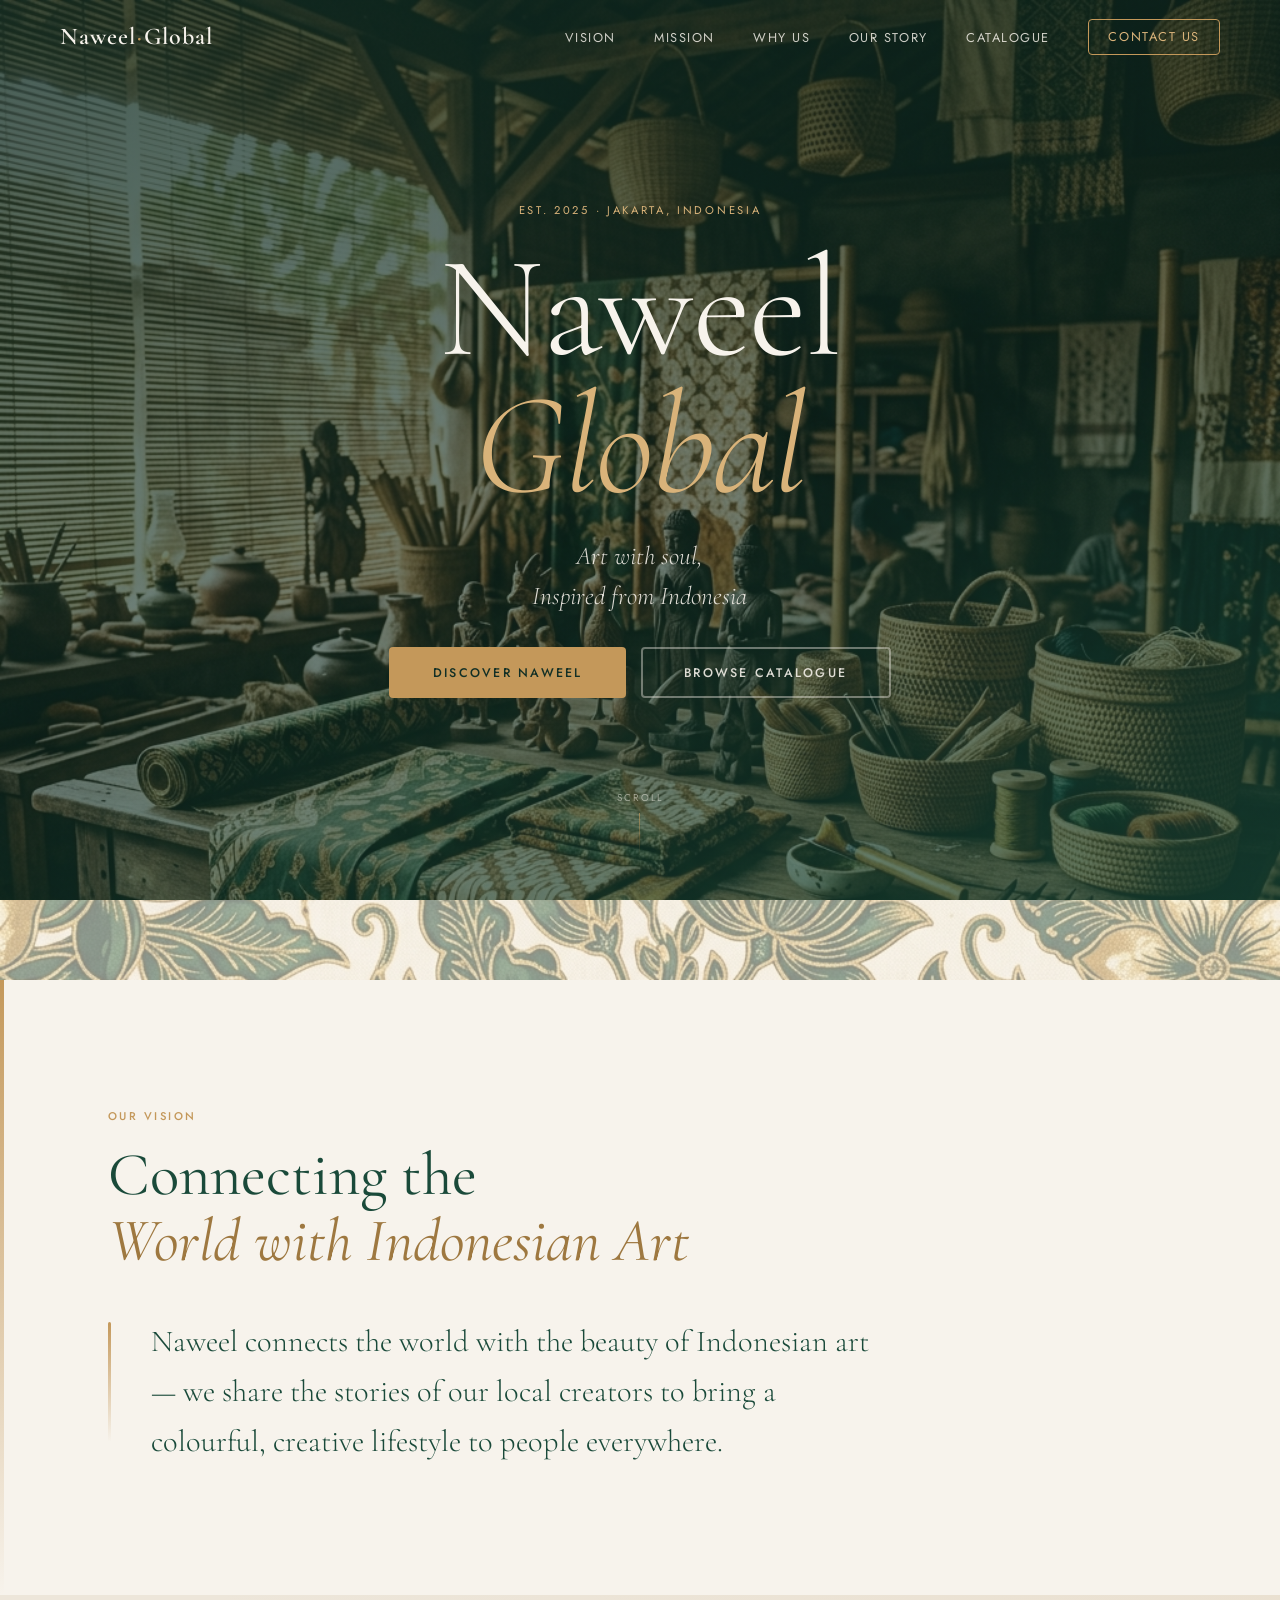
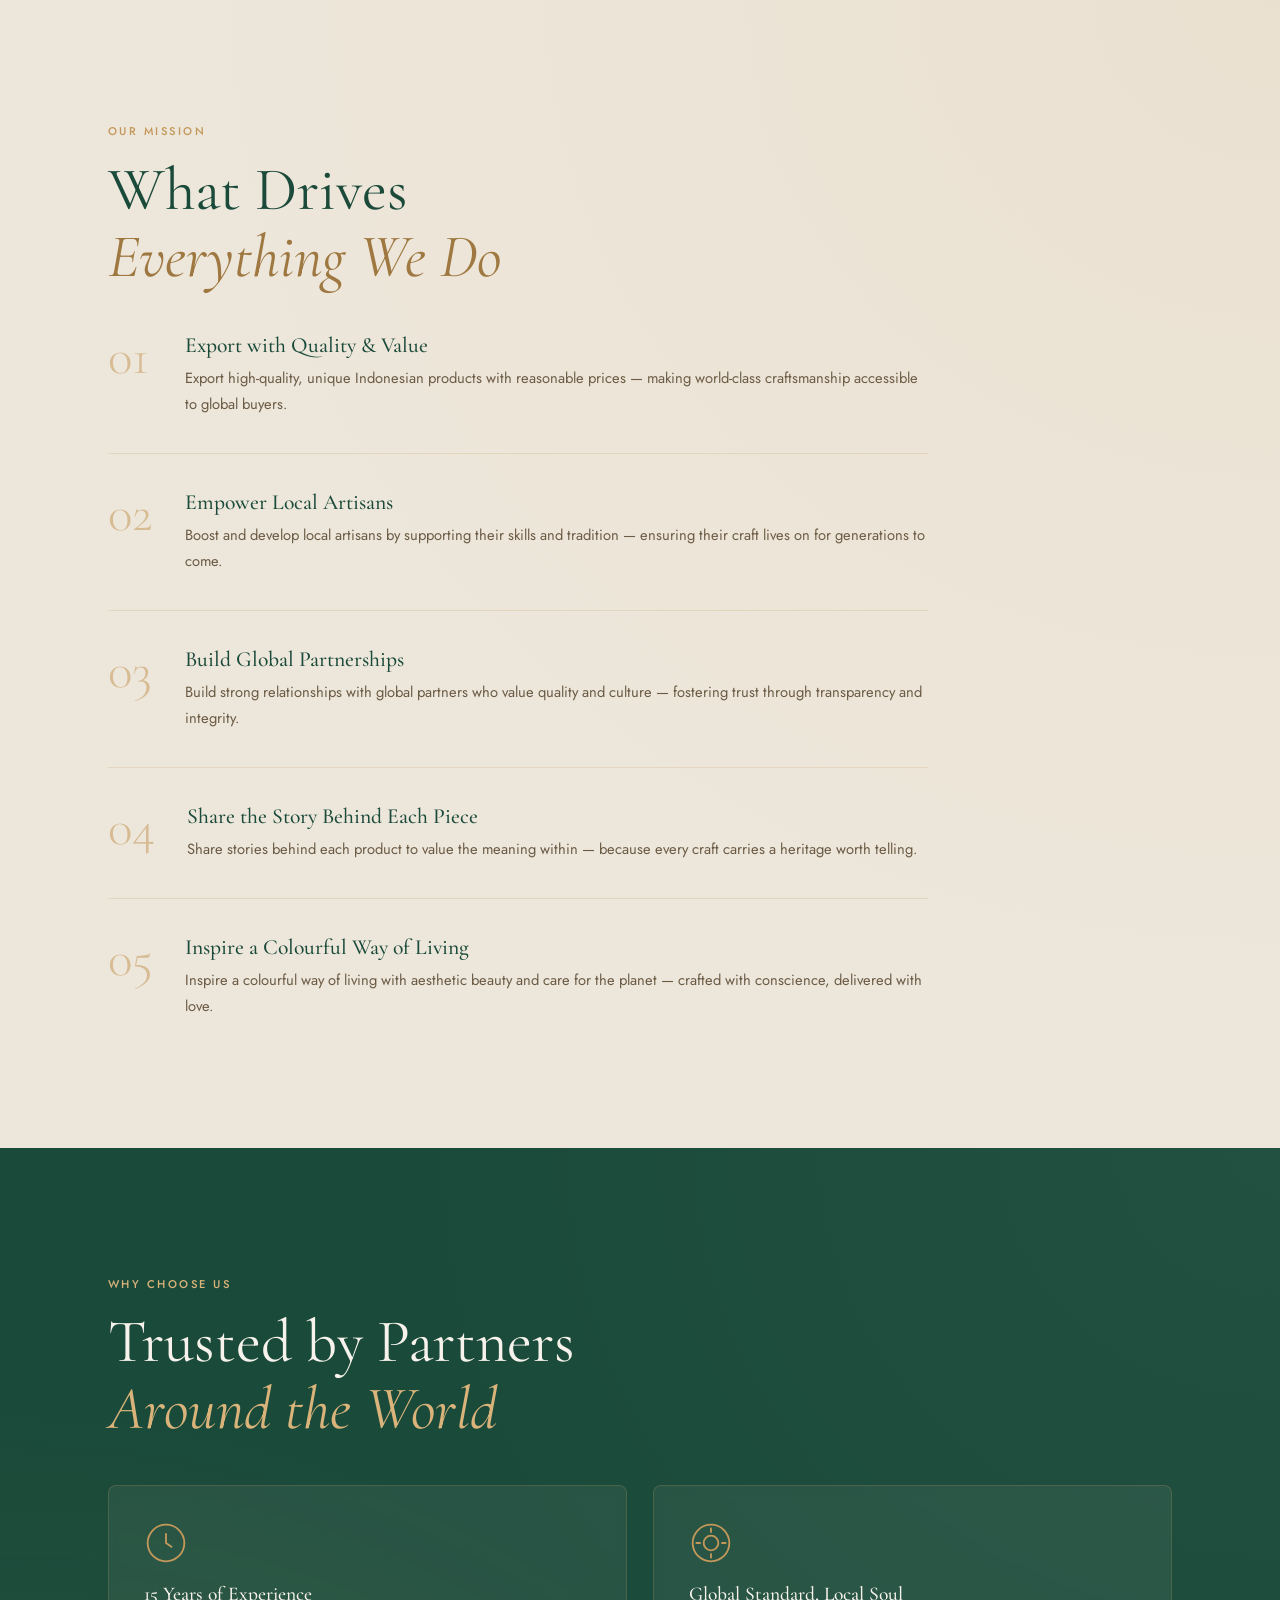
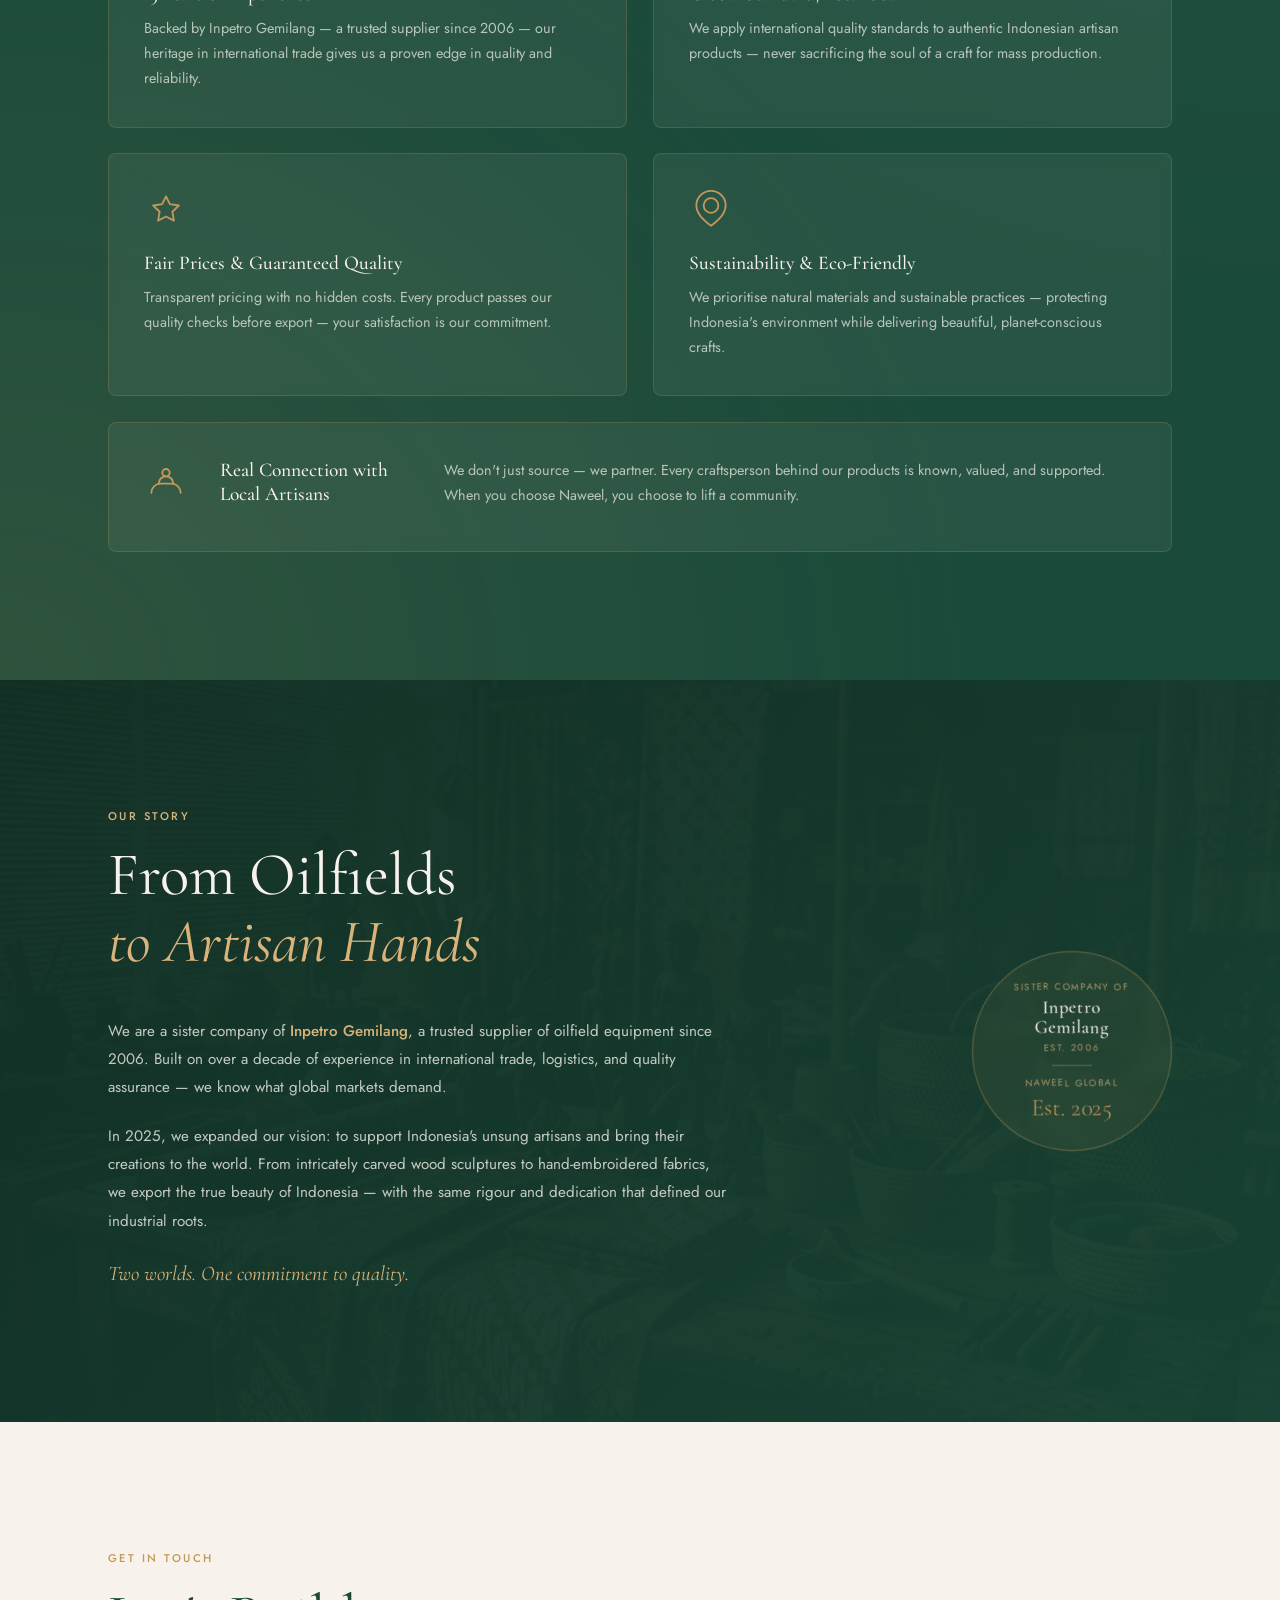
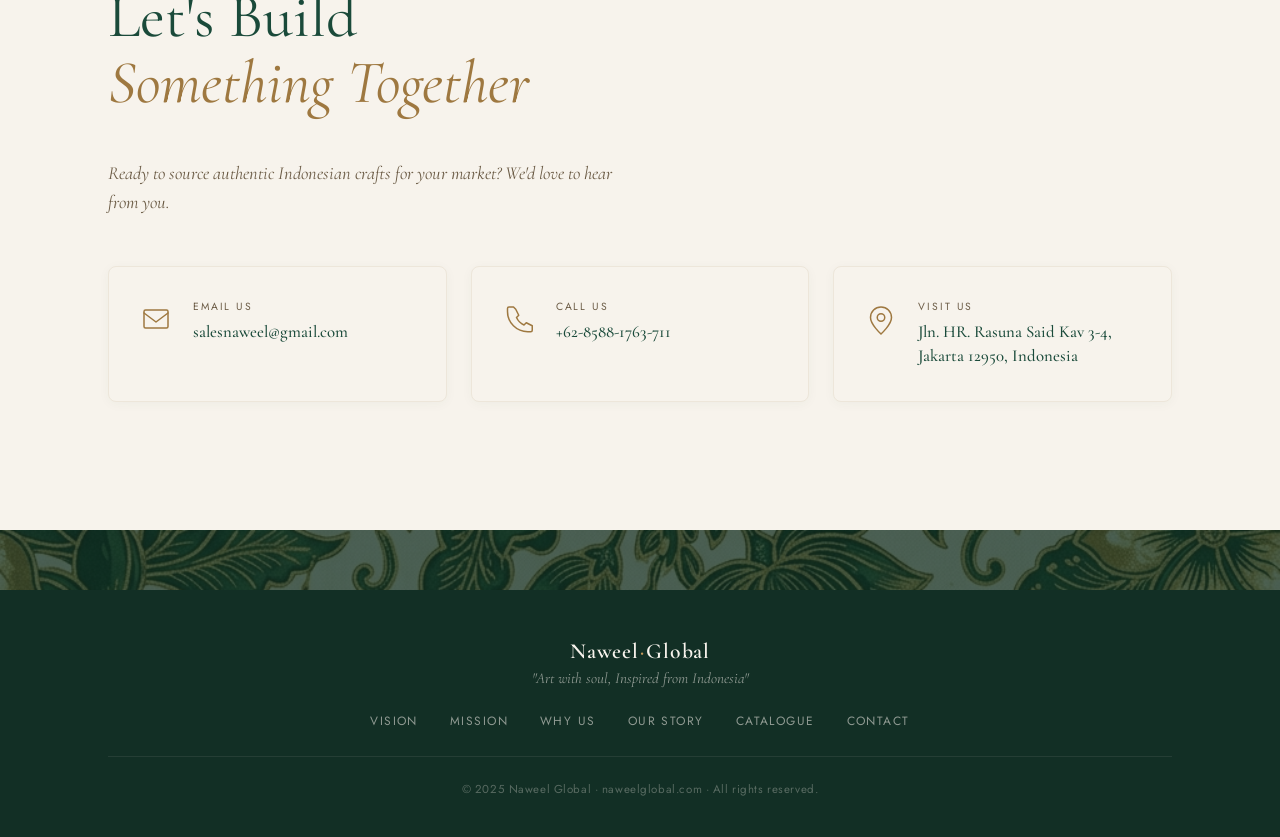
<file: index.html>
<!DOCTYPE html>
<html lang="en">
<head>
  <meta charset="UTF-8" />
  <meta name="viewport" content="width=device-width, initial-scale=1.0" />
  <title>Naweel Global — Art with soul, Inspired from Indonesia</title>
  <meta name="description" content="Naweel Global connects the world with the beauty of Indonesian artisan crafts — handcrafted with soul, exported with care. Discover carved wood, embroidered fabrics, and more." />
  <meta name="keywords" content="Indonesian handicrafts, artisan export, batik, carved wood, Indonesian art, Naweel Global" />
  <meta property="og:title" content="Naweel Global — Art with soul, Inspired from Indonesia" />
  <meta property="og:description" content="Naweel Global connects the world with the beauty of Indonesian artisan crafts." />
  <meta property="og:url" content="https://naweelglobal.com" />
  <link rel="preconnect" href="https://fonts.googleapis.com" />
  <link rel="preconnect" href="https://fonts.gstatic.com" crossorigin />
  <link href="https://fonts.googleapis.com/css2?family=Cormorant+Garamond:ital,wght@0,300;0,400;0,500;0,600;0,700;1,300;1,400;1,500&family=Jost:wght@300;400;500&display=swap" rel="stylesheet" />
  <link rel="stylesheet" href="assets/css/style.css" />
</head>
<body>

  <!-- ─────────────── NAV ─────────────── -->
  <nav id="navbar" role="navigation" aria-label="Main navigation">
    <div class="nav-inner">
      <a href="#hero" class="nav-logo" id="nav-logo-link">
        <span class="logo-text">Naweel<span class="logo-dot">·</span>Global</span>
      </a>
      <button class="nav-toggle" id="nav-toggle" aria-label="Toggle menu" aria-expanded="false">
        <span></span><span></span><span></span>
      </button>
      <ul class="nav-links" id="nav-links" role="list">
        <li><a href="#vision" class="nav-link">Vision</a></li>
        <li><a href="#mission" class="nav-link">Mission</a></li>
        <li><a href="#why-us" class="nav-link">Why Us</a></li>
        <li><a href="#our-story" class="nav-link">Our Story</a></li>
        <li><a href="catalogue.html" class="nav-link">Catalogue</a></li>
        <li><a href="#contact" class="nav-link nav-cta">Contact Us</a></li>
      </ul>
    </div>
  </nav>

  <!-- ─────────────── HERO ─────────────── -->
  <section id="hero" class="hero" aria-label="Hero section">
    <div class="hero-overlay"></div>
    <div class="hero-content reveal-hero">
      <p class="hero-eyebrow">Est. 2025 · Jakarta, Indonesia</p>
      <h1 class="hero-title">Naweel<br /><em>Global</em></h1>
      <p class="hero-slogan">Art with soul,<br />Inspired from Indonesia</p>
      <div class="hero-cta-row">
        <a href="#vision" class="btn-hero" id="discover-btn">Discover Naweel</a>
        <a href="catalogue.html" class="btn-hero-ghost" id="catalogue-btn">Browse Catalogue</a>
      </div>
    </div>
    <div class="hero-scroll-hint" aria-hidden="true">
      <span>Scroll</span>
      <div class="scroll-line"></div>
    </div>
  </section>

  <!-- ─────────────── DIVIDER ORNAMENT ─────────────── -->
  <div class="ornament-band" aria-hidden="true">
    <img src="assets/images/artisan_pattern.png" alt="" class="ornament-img" />
  </div>

  <!-- ─────────────── VISION ─────────────── -->
  <section id="vision" class="section vision-section" aria-label="Vision">
    <div class="container">
      <div class="section-label reveal">Our Vision</div>
      <h2 class="section-title reveal">Connecting the<br /><em>World with Indonesian Art</em></h2>
      <div class="vision-body reveal">
        <div class="vision-leaf" aria-hidden="true"></div>
        <p class="vision-text">
          Naweel connects the world with the beauty of Indonesian art — we share the stories of our local creators to bring a colourful, creative lifestyle to people everywhere.
        </p>
      </div>
    </div>
  </section>

  <!-- ─────────────── MISSION ─────────────── -->
  <section id="mission" class="section mission-section" aria-label="Mission">
    <div class="container">
      <div class="section-label reveal">Our Mission</div>
      <h2 class="section-title reveal">What Drives<br /><em>Everything We Do</em></h2>
      <ol class="mission-list" role="list">
        <li class="mission-item reveal">
          <span class="mission-num">01</span>
          <div class="mission-body">
            <h3 class="mission-heading">Export with Quality & Value</h3>
            <p>Export high-quality, unique Indonesian products with reasonable prices — making world-class craftsmanship accessible to global buyers.</p>
          </div>
        </li>
        <li class="mission-item reveal">
          <span class="mission-num">02</span>
          <div class="mission-body">
            <h3 class="mission-heading">Empower Local Artisans</h3>
            <p>Boost and develop local artisans by supporting their skills and tradition — ensuring their craft lives on for generations to come.</p>
          </div>
        </li>
        <li class="mission-item reveal">
          <span class="mission-num">03</span>
          <div class="mission-body">
            <h3 class="mission-heading">Build Global Partnerships</h3>
            <p>Build strong relationships with global partners who value quality and culture — fostering trust through transparency and integrity.</p>
          </div>
        </li>
        <li class="mission-item reveal">
          <span class="mission-num">04</span>
          <div class="mission-body">
            <h3 class="mission-heading">Share the Story Behind Each Piece</h3>
            <p>Share stories behind each product to value the meaning within — because every craft carries a heritage worth telling.</p>
          </div>
        </li>
        <li class="mission-item reveal">
          <span class="mission-num">05</span>
          <div class="mission-body">
            <h3 class="mission-heading">Inspire a Colourful Way of Living</h3>
            <p>Inspire a colourful way of living with aesthetic beauty and care for the planet — crafted with conscience, delivered with love.</p>
          </div>
        </li>
      </ol>
    </div>
  </section>

  <!-- ─────────────── WHY CHOOSE US ─────────────── -->
  <section id="why-us" class="section why-section" aria-label="Why choose Naweel Global">
    <div class="container">
      <div class="section-label reveal">Why Choose Us</div>
      <h2 class="section-title reveal">Trusted by Partners<br /><em>Around the World</em></h2>
      <div class="why-grid">

        <div class="why-card reveal" id="why-card-1">
          <div class="why-icon" aria-hidden="true">
            <svg viewBox="0 0 48 48" fill="none" xmlns="http://www.w3.org/2000/svg">
              <circle cx="24" cy="24" r="20" stroke="currentColor" stroke-width="2"/>
              <path d="M24 14v10l6 4" stroke="currentColor" stroke-width="2" stroke-linecap="round"/>
            </svg>
          </div>
          <h3 class="why-title">15 Years of Experience</h3>
          <p class="why-desc">Backed by Inpetro Gemilang — a trusted supplier since 2006 — our heritage in international trade gives us a proven edge in quality and reliability.</p>
        </div>

        <div class="why-card reveal" id="why-card-2">
          <div class="why-icon" aria-hidden="true">
            <svg viewBox="0 0 48 48" fill="none" xmlns="http://www.w3.org/2000/svg">
              <circle cx="24" cy="24" r="20" stroke="currentColor" stroke-width="2"/>
              <path d="M16 24c0-4.418 3.582-8 8-8s8 3.582 8 8-3.582 8-8 8-8-3.582-8-8z" stroke="currentColor" stroke-width="2"/>
              <path d="M24 12V8M24 40v-4M36 24h4M8 24h4" stroke="currentColor" stroke-width="2" stroke-linecap="round"/>
            </svg>
          </div>
          <h3 class="why-title">Global Standard, Local Soul</h3>
          <p class="why-desc">We apply international quality standards to authentic Indonesian artisan products — never sacrificing the soul of a craft for mass production.</p>
        </div>

        <div class="why-card reveal" id="why-card-3">
          <div class="why-icon" aria-hidden="true">
            <svg viewBox="0 0 48 48" fill="none" xmlns="http://www.w3.org/2000/svg">
              <path d="M24 8l4.2 8.5L38 18l-7 6.8 1.6 9.7L24 30l-8.6 4.5L17 24.8 10 18l9.8-1.5z" stroke="currentColor" stroke-width="2" stroke-linejoin="round"/>
            </svg>
          </div>
          <h3 class="why-title">Fair Prices & Guaranteed Quality</h3>
          <p class="why-desc">Transparent pricing with no hidden costs. Every product passes our quality checks before export — your satisfaction is our commitment.</p>
        </div>

        <div class="why-card reveal" id="why-card-4">
          <div class="why-icon" aria-hidden="true">
            <svg viewBox="0 0 48 48" fill="none" xmlns="http://www.w3.org/2000/svg">
              <path d="M24 40c0 0-16-10-16-22a16 16 0 0132 0C40 30 24 40 24 40z" stroke="currentColor" stroke-width="2"/>
              <path d="M24 26a8 8 0 100-16 8 8 0 000 16z" stroke="currentColor" stroke-width="2"/>
            </svg>
          </div>
          <h3 class="why-title">Sustainability & Eco-Friendly</h3>
          <p class="why-desc">We prioritise natural materials and sustainable practices — protecting Indonesia's environment while delivering beautiful, planet-conscious crafts.</p>
        </div>

        <div class="why-card reveal why-card--wide" id="why-card-5">
          <div class="why-icon" aria-hidden="true">
            <svg viewBox="0 0 48 48" fill="none" xmlns="http://www.w3.org/2000/svg">
              <path d="M16 28c0-4.418 3.582-8 8-8s8 3.582 8 8" stroke="currentColor" stroke-width="2" stroke-linecap="round"/>
              <circle cx="24" cy="16" r="4" stroke="currentColor" stroke-width="2"/>
              <path d="M8 38c0-5.523 4.477-10 10-10h12c5.523 0 10 4.477 10 10" stroke="currentColor" stroke-width="2" stroke-linecap="round"/>
            </svg>
          </div>
          <h3 class="why-title">Real Connection with Local Artisans</h3>
          <p class="why-desc">We don't just source — we partner. Every craftsperson behind our products is known, valued, and supported. When you choose Naweel, you choose to lift a community.</p>
        </div>

      </div>
    </div>
  </section>

  <!-- ─────────────── OUR STORY ─────────────── -->
  <section id="our-story" class="section story-section" aria-label="Our story">
    <div class="story-bg-img" aria-hidden="true"></div>
    <div class="container story-container">
      <div class="story-content reveal">
        <div class="section-label section-label--light">Our Story</div>
        <h2 class="section-title section-title--light">From Oilfields<br /><em>to Artisan Hands</em></h2>
        <p class="story-text">
          We are a sister company of <strong>Inpetro Gemilang</strong>, a trusted supplier of oilfield equipment since 2006. Built on over a decade of experience in international trade, logistics, and quality assurance — we know what global markets demand.
        </p>
        <p class="story-text">
          In 2025, we expanded our vision: to support Indonesia's unsung artisans and bring their creations to the world. From intricately carved wood sculptures to hand-embroidered fabrics, we export the true beauty of Indonesia — with the same rigour and dedication that defined our industrial roots.
        </p>
        <p class="story-text story-text--em">
          Two worlds. One commitment to quality.
        </p>
      </div>
      <div class="story-badge reveal" aria-label="Established 2025, sister company of Inpetro Gemilang since 2006">
        <div class="badge-inner">
          <span class="badge-since">Sister Company of</span>
          <span class="badge-name">Inpetro<br />Gemilang</span>
          <span class="badge-since">Est. 2006</span>
          <div class="badge-divider" aria-hidden="true"></div>
          <span class="badge-since">Naweel Global</span>
          <span class="badge-year">Est. 2025</span>
        </div>
      </div>
    </div>
  </section>

  <!-- ─────────────── CONTACT ─────────────── -->
  <section id="contact" class="section contact-section" aria-label="Contact Naweel Global">
    <div class="container">
      <div class="section-label reveal">Get in Touch</div>
      <h2 class="section-title reveal">Let's Build<br /><em>Something Together</em></h2>
      <p class="contact-intro reveal">
        Ready to source authentic Indonesian crafts for your market? We'd love to hear from you.
      </p>
      <div class="contact-grid reveal">

        <a href="mailto:salesnaweel@gmail.com" class="contact-card" id="contact-email">
          <div class="contact-icon" aria-hidden="true">
            <svg viewBox="0 0 48 48" fill="none" xmlns="http://www.w3.org/2000/svg">
              <rect x="8" y="12" width="32" height="24" rx="2" stroke="currentColor" stroke-width="2"/>
              <path d="M8 16l16 12L40 16" stroke="currentColor" stroke-width="2" stroke-linecap="round" stroke-linejoin="round"/>
            </svg>
          </div>
          <div class="contact-info">
            <span class="contact-label">Email Us</span>
            <span class="contact-value">salesnaweel@gmail.com</span>
          </div>
        </a>

        <a href="tel:+6285881763711" class="contact-card" id="contact-phone">
          <div class="contact-icon" aria-hidden="true">
            <svg viewBox="0 0 48 48" fill="none" xmlns="http://www.w3.org/2000/svg">
              <path d="M18 8h-6a2 2 0 00-2 2v4c0 14.912 12.088 27 27 27h4a2 2 0 002-2v-6l-8-4-3 3a19.93 19.93 0 01-10-10l3-3-4-8z" stroke="currentColor" stroke-width="2" stroke-linejoin="round"/>
            </svg>
          </div>
          <div class="contact-info">
            <span class="contact-label">Call Us</span>
            <span class="contact-value">+62-8588-1763-711</span>
          </div>
        </a>

        <div class="contact-card contact-card--address" id="contact-address">
          <div class="contact-icon" aria-hidden="true">
            <svg viewBox="0 0 48 48" fill="none" xmlns="http://www.w3.org/2000/svg">
              <path d="M24 44s-14-12.686-14-22a14 14 0 1128 0C38 31.314 24 44 24 44z" stroke="currentColor" stroke-width="2"/>
              <circle cx="24" cy="22" r="5" stroke="currentColor" stroke-width="2"/>
            </svg>
          </div>
          <div class="contact-info">
            <span class="contact-label">Visit Us</span>
            <span class="contact-value">Jln. HR. Rasuna Said Kav 3-4,<br />Jakarta 12950, Indonesia</span>
          </div>
        </div>

      </div>
    </div>
  </section>

  <!-- ─────────────── FOOTER ─────────────── -->
  <footer class="site-footer" role="contentinfo">
    <div class="footer-ornament" aria-hidden="true">
      <img src="assets/images/artisan_pattern.png" alt="" class="ornament-img ornament-img--footer" />
    </div>
    <div class="container footer-inner">
      <div class="footer-brand">
        <span class="logo-text footer-logo">Naweel<span class="logo-dot">·</span>Global</span>
        <p class="footer-slogan">"Art with soul, Inspired from Indonesia"</p>
      </div>
      <nav class="footer-nav" aria-label="Footer navigation">
        <a href="#vision">Vision</a>
        <a href="#mission">Mission</a>
        <a href="#why-us">Why Us</a>
        <a href="#our-story">Our Story</a>
        <a href="catalogue.html">Catalogue</a>
        <a href="#contact">Contact</a>
      </nav>
      <p class="footer-copy">&copy; 2025 Naweel Global · naweelglobal.com · All rights reserved.</p>
    </div>
  </footer>

  <script src="assets/js/main.js"></script>
</body>
</html>
</file>
<file: assets/css/style.css>
/* ================================================================
   NAWEEL GLOBAL — style.css
   Palette: #1a4a3a (forest green) | #f7f3ec (cream) | #c4985a (gold)
   Fonts: Cormorant Garamond (serif) | Jost (sans-serif)
================================================================ */

/* ── RESET & TOKENS ─────────────────────────────────────────── */
*, *::before, *::after {
  box-sizing: border-box;
  margin: 0;
  padding: 0;
}

:root {
  --green:     #1a4a3a;
  --green-mid: #24614e;
  --green-dk:  #122f25;
  --cream:     #f7f3ec;
  --cream-dk:  #ede6da;
  --gold:      #c4985a;
  --gold-lt:   #d9b37a;
  --gold-dk:   #9e7840;
  --text:      #2c2118;
  --text-muted:#6b5b45;

  --serif: 'Cormorant Garamond', Georgia, serif;
  --sans:  'Jost', system-ui, sans-serif;

  --container: 1160px;
  --radius:    4px;

  --ease-out: cubic-bezier(0.16, 1, 0.3, 1);
}

html {
  scroll-behavior: smooth;
  font-size: 16px;
}

body {
  font-family: var(--sans);
  color: var(--text);
  background: var(--cream);
  overflow-x: hidden;
  -webkit-font-smoothing: antialiased;
}

::selection {
  background: var(--gold);
  color: var(--cream);
}

/* ── SCROLLBAR ─────────────────────────────────────────────── */
::-webkit-scrollbar { width: 6px; }
::-webkit-scrollbar-track { background: var(--cream-dk); }
::-webkit-scrollbar-thumb { background: var(--gold-dk); border-radius: 3px; }

/* ── UTILITIES ─────────────────────────────────────────────── */
.container {
  width: 100%;
  max-width: var(--container);
  margin-inline: auto;
  padding-inline: clamp(1.25rem, 5vw, 3rem);
}

.section {
  padding-block: clamp(5rem, 10vw, 9rem);
}

.section-label {
  font-family: var(--sans);
  font-size: 0.7rem;
  font-weight: 500;
  letter-spacing: 0.22em;
  text-transform: uppercase;
  color: var(--gold);
  margin-bottom: 1.1rem;
}
.section-label--light { color: var(--gold-lt); }

.section-title {
  font-family: var(--serif);
  font-size: clamp(2.4rem, 5vw, 3.8rem);
  font-weight: 400;
  line-height: 1.1;
  color: var(--green);
  margin-bottom: 2.6rem;
}
.section-title em {
  font-style: italic;
  color: var(--gold-dk);
}
.section-title--light { color: var(--cream); }
.section-title--light em { color: var(--gold-lt); }

/* ── SCROLL REVEAL ─────────────────────────────────────────── */
.reveal {
  opacity: 0;
  transform: translateY(32px);
  transition: opacity 0.75s var(--ease-out), transform 0.75s var(--ease-out);
}
.reveal.visible {
  opacity: 1;
  transform: translateY(0);
}
.reveal-hero { opacity: 1; }

/* stagger children */
.reveal:nth-child(2) { transition-delay: 0.08s; }
.reveal:nth-child(3) { transition-delay: 0.16s; }
.reveal:nth-child(4) { transition-delay: 0.24s; }
.reveal:nth-child(5) { transition-delay: 0.32s; }

/* ── NAVBAR ─────────────────────────────────────────────────── */
#navbar {
  position: fixed;
  top: 0; left: 0; right: 0;
  z-index: 900;
  padding: 0 clamp(1.25rem, 5vw, 3rem);
  background: transparent;
  transition: background 0.4s ease, box-shadow 0.4s ease, padding 0.4s ease;
}
#navbar.scrolled {
  background: rgba(26, 74, 58, 0.97);
  backdrop-filter: blur(10px);
  box-shadow: 0 2px 24px rgba(0,0,0,0.18);
  padding-block: 0;
}

.nav-inner {
  display: flex;
  align-items: center;
  justify-content: space-between;
  height: 72px;
  max-width: var(--container);
  margin-inline: auto;
}

.nav-logo {
  text-decoration: none;
}
.logo-text {
  font-family: var(--serif);
  font-size: 1.5rem;
  font-weight: 600;
  color: var(--cream);
  letter-spacing: 0.04em;
}
.logo-dot {
  color: var(--gold);
  margin-inline: 1px;
}

.nav-links {
  list-style: none;
  display: flex;
  align-items: center;
  gap: 2.4rem;
}
.nav-link {
  font-family: var(--sans);
  font-size: 0.8rem;
  font-weight: 400;
  letter-spacing: 0.12em;
  text-transform: uppercase;
  color: rgba(247,243,236,0.82);
  text-decoration: none;
  transition: color 0.25s;
}
.nav-link:hover { color: var(--gold-lt); }
.nav-link.nav-cta {
  border: 1px solid var(--gold);
  padding: 0.45rem 1.2rem;
  color: var(--gold-lt);
  border-radius: var(--radius);
  transition: background 0.25s, color 0.25s;
}
.nav-link.nav-cta:hover {
  background: var(--gold);
  color: var(--green-dk);
}

.nav-toggle {
  display: none;
  flex-direction: column;
  gap: 5px;
  background: none;
  border: none;
  cursor: pointer;
  padding: 6px;
}
.nav-toggle span {
  display: block;
  width: 24px; height: 2px;
  background: var(--cream);
  border-radius: 2px;
  transition: transform 0.3s, opacity 0.3s;
}
.nav-toggle.open span:nth-child(1) { transform: translateY(7px) rotate(45deg); }
.nav-toggle.open span:nth-child(2) { opacity: 0; }
.nav-toggle.open span:nth-child(3) { transform: translateY(-7px) rotate(-45deg); }

/* ── HERO ────────────────────────────────────────────────────── */
.hero {
  position: relative;
  min-height: 100svh;
  display: flex;
  align-items: center;
  justify-content: center;
  background:
    url('../images/hero_background.png') center center / cover no-repeat,
    var(--green-dk);
  overflow: hidden;
}

.hero-overlay {
  position: absolute;
  inset: 0;
  background: linear-gradient(
    160deg,
    rgba(18, 47, 37, 0.78) 0%,
    rgba(18, 47, 37, 0.58) 55%,
    rgba(26, 74, 58, 0.72) 100%
  );
  z-index: 1;
}

.hero-content {
  position: relative;
  z-index: 2;
  text-align: center;
  padding-inline: clamp(1.5rem, 6vw, 4rem);
  max-width: 780px;
  display: flex;
  flex-direction: column;
  align-items: center;
  gap: 1.4rem;
}

.hero-eyebrow {
  font-family: var(--sans);
  font-size: 0.7rem;
  letter-spacing: 0.24em;
  text-transform: uppercase;
  color: var(--gold-lt);
  opacity: 0;
  animation: fadeUp 0.9s 0.2s var(--ease-out) forwards;
}

.hero-title {
  font-family: var(--serif);
  font-size: clamp(4rem, 12vw, 9rem);
  font-weight: 300;
  line-height: 0.95;
  color: var(--cream);
  letter-spacing: -0.01em;
  opacity: 0;
  animation: fadeUp 1s 0.4s var(--ease-out) forwards;
}
.hero-title em {
  font-style: italic;
  color: var(--gold-lt);
  font-weight: 300;
}

.hero-slogan {
  font-family: var(--serif);
  font-size: clamp(1.1rem, 2.5vw, 1.6rem);
  font-weight: 300;
  font-style: italic;
  color: rgba(247,243,236,0.88);
  line-height: 1.55;
  opacity: 0;
  animation: fadeUp 1s 0.65s var(--ease-out) forwards;
}

.hero-cta-row {
  display: flex;
  flex-wrap: wrap;
  gap: 0.9rem;
  justify-content: center;
  margin-top: 0.6rem;
  opacity: 0;
  animation: fadeUp 1s 0.9s var(--ease-out) forwards;
}

.btn-hero {
  display: inline-block;
  padding: 0.9rem 2.6rem;
  font-family: var(--sans);
  font-size: 0.78rem;
  font-weight: 500;
  letter-spacing: 0.18em;
  text-transform: uppercase;
  color: var(--green-dk);
  background: var(--gold);
  text-decoration: none;
  border-radius: var(--radius);
  border: 2px solid transparent;
  transition: background 0.28s, color 0.28s, border-color 0.28s, transform 0.28s;
}
.btn-hero:hover {
  background: transparent;
  border-color: var(--gold-lt);
  color: var(--gold-lt);
  transform: translateY(-2px);
}

.btn-hero-ghost {
  display: inline-block;
  padding: 0.9rem 2.6rem;
  font-family: var(--sans);
  font-size: 0.78rem;
  font-weight: 500;
  letter-spacing: 0.18em;
  text-transform: uppercase;
  color: rgba(247,243,236,0.88);
  background: transparent;
  text-decoration: none;
  border-radius: var(--radius);
  border: 2px solid rgba(247,243,236,0.4);
  transition: background 0.28s, color 0.28s, border-color 0.28s, transform 0.28s;
}
.btn-hero-ghost:hover {
  background: rgba(247,243,236,0.1);
  border-color: var(--gold-lt);
  color: var(--gold-lt);
  transform: translateY(-2px);
}

.hero-scroll-hint {
  position: absolute;
  bottom: 2.8rem;
  left: 50%;
  transform: translateX(-50%);
  z-index: 2;
  display: flex;
  flex-direction: column;
  align-items: center;
  gap: 0.5rem;
  color: rgba(247,243,236,0.5);
  font-family: var(--sans);
  font-size: 0.62rem;
  letter-spacing: 0.2em;
  text-transform: uppercase;
  animation: fadePulse 2.5s 2s ease-in-out infinite;
}
.scroll-line {
  width: 1px;
  height: 42px;
  background: linear-gradient(to bottom, rgba(196,152,90,0.7), transparent);
  animation: scrollPulse 2s 2s ease-in-out infinite;
}

/* ── ORNAMENT BAND ───────────────────────────────────────────── */
.ornament-band {
  width: 100%;
  height: 80px;
  overflow: hidden;
  display: flex;
  align-items: center;
}
.ornament-img {
  width: 100%;
  height: 100%;
  object-fit: cover;
  object-position: center;
  opacity: 0.45;
}
.ornament-img--footer {
  opacity: 0.25;
  transform: scaleY(-1);
}

/* ── VISION ──────────────────────────────────────────────────── */
.vision-section {
  background: var(--cream);
  position: relative;
}
.vision-section::before {
  content: '';
  position: absolute;
  top: 0; left: 0;
  width: 4px;
  height: 100%;
  background: linear-gradient(to bottom, var(--gold), transparent);
}

.vision-body {
  display: flex;
  align-items: flex-start;
  gap: 2.5rem;
  max-width: 780px;
}
.vision-leaf {
  flex-shrink: 0;
  width: 3px;
  height: 120px;
  background: linear-gradient(to bottom, var(--gold), transparent);
  border-radius: 2px;
  margin-top: 0.3rem;
}
.vision-text {
  font-family: var(--serif);
  font-size: clamp(1.35rem, 2.6vw, 1.9rem);
  font-weight: 300;
  line-height: 1.65;
  color: var(--green);
}

/* ── MISSION ─────────────────────────────────────────────────── */
.mission-section {
  background: var(--cream-dk);
  position: relative;
}
.mission-section::after {
  content: '';
  position: absolute;
  inset: 0;
  background:
    radial-gradient(ellipse at top right, rgba(196,152,90,0.07) 0%, transparent 60%);
  pointer-events: none;
}

.mission-list {
  list-style: none;
  display: flex;
  flex-direction: column;
  gap: 2.2rem;
  max-width: 820px;
}

.mission-item {
  display: flex;
  align-items: flex-start;
  gap: 2rem;
  padding-bottom: 2.2rem;
  border-bottom: 1px solid rgba(196,152,90,0.22);
}
.mission-item:last-child {
  border-bottom: none;
  padding-bottom: 0;
}

.mission-num {
  font-family: var(--serif);
  font-size: 3.2rem;
  font-weight: 300;
  line-height: 1;
  color: var(--gold);
  opacity: 0.55;
  flex-shrink: 0;
  min-width: 2.8rem;
}

.mission-heading {
  font-family: var(--serif);
  font-size: 1.35rem;
  font-weight: 500;
  color: var(--green);
  margin-bottom: 0.5rem;
}

.mission-body p {
  font-family: var(--sans);
  font-size: 0.92rem;
  line-height: 1.75;
  color: var(--text-muted);
}

/* ── WHY CHOOSE US ───────────────────────────────────────────── */
.why-section {
  background: var(--green);
  position: relative;
  overflow: hidden;
}
.why-section::before {
  content: '';
  position: absolute;
  inset: 0;
  background:
    radial-gradient(ellipse at bottom left, rgba(196,152,90,0.12) 0%, transparent 55%),
    radial-gradient(ellipse at top right, rgba(247,243,236,0.04) 0%, transparent 50%);
  pointer-events: none;
}

.why-section .section-label { color: var(--gold-lt); }
.why-section .section-title { color: var(--cream); }
.why-section .section-title em { color: var(--gold-lt); }

.why-grid {
  display: grid;
  grid-template-columns: repeat(2, 1fr);
  gap: 1.6rem;
}

.why-card {
  background: rgba(247,243,236,0.06);
  border: 1px solid rgba(196,152,90,0.22);
  border-radius: 8px;
  padding: 2.2rem;
  transition: background 0.3s, border-color 0.3s, transform 0.3s;
  backdrop-filter: blur(4px);
}
.why-card:hover {
  background: rgba(247,243,236,0.11);
  border-color: rgba(196,152,90,0.5);
  transform: translateY(-4px);
}
.why-card--wide {
  grid-column: 1 / -1;
  display: flex;
  align-items: flex-start;
  gap: 2rem;
}

.why-icon {
  width: 44px;
  height: 44px;
  color: var(--gold);
  margin-bottom: 1.1rem;
  flex-shrink: 0;
}
.why-card--wide .why-icon { margin-bottom: 0; }

.why-title {
  font-family: var(--serif);
  font-size: 1.22rem;
  font-weight: 500;
  color: var(--cream);
  margin-bottom: 0.6rem;
}
.why-desc {
  font-family: var(--sans);
  font-size: 0.9rem;
  line-height: 1.75;
  color: rgba(247,243,236,0.7);
}

/* ── OUR STORY ───────────────────────────────────────────────── */
.story-section {
  position: relative;
  background: var(--green-dk);
  overflow: hidden;
}
.story-bg-img {
  position: absolute;
  inset: 0;
  background:
    url('../images/hero_background.png') center center / cover no-repeat;
  opacity: 0.12;
  z-index: 0;
}
.story-section::after {
  content: '';
  position: absolute;
  inset: 0;
  background: linear-gradient(135deg, rgba(18,47,37,0.88) 0%, rgba(26,74,58,0.72) 100%);
  z-index: 1;
}

.story-container {
  position: relative;
  z-index: 2;
  display: grid;
  grid-template-columns: 1fr auto;
  align-items: center;
  gap: clamp(2rem, 6vw, 5rem);
}

.story-content {
  max-width: 620px;
}

.story-text {
  font-family: var(--sans);
  font-size: 0.95rem;
  line-height: 1.85;
  color: rgba(247,243,236,0.78);
  margin-bottom: 1.3rem;
}
.story-text strong { color: var(--gold-lt); font-weight: 500; }
.story-text--em {
  font-family: var(--serif);
  font-size: 1.3rem;
  font-style: italic;
  color: var(--gold-lt);
  margin-top: 0.6rem;
  margin-bottom: 0;
}

.story-badge {
  flex-shrink: 0;
  width: 200px;
  height: 200px;
  border-radius: 50%;
  border: 1px solid rgba(196,152,90,0.4);
  background: rgba(196,152,90,0.07);
  display: flex;
  align-items: center;
  justify-content: center;
  text-align: center;
  backdrop-filter: blur(4px);
}

.badge-inner {
  display: flex;
  flex-direction: column;
  align-items: center;
  gap: 0.25rem;
}
.badge-since {
  font-family: var(--sans);
  font-size: 0.58rem;
  letter-spacing: 0.18em;
  text-transform: uppercase;
  color: var(--gold-lt);
  opacity: 0.75;
}
.badge-name {
  font-family: var(--serif);
  font-size: 1.15rem;
  font-weight: 500;
  line-height: 1.1;
  color: var(--cream);
  letter-spacing: 0.02em;
}
.badge-year {
  font-family: var(--serif);
  font-size: 1.5rem;
  font-weight: 300;
  color: var(--gold);
}
.badge-divider {
  width: 40px;
  height: 1px;
  background: rgba(196,152,90,0.45);
  margin: 0.4rem 0;
}

/* ── CONTACT ─────────────────────────────────────────────────── */
.contact-section {
  background: var(--cream);
}

.contact-intro {
  font-family: var(--serif);
  font-size: 1.15rem;
  color: var(--text-muted);
  font-style: italic;
  max-width: 520px;
  margin-bottom: 3rem;
  line-height: 1.6;
}

.contact-grid {
  display: grid;
  grid-template-columns: repeat(3, 1fr);
  gap: 1.5rem;
}

.contact-card {
  display: flex;
  align-items: flex-start;
  gap: 1.2rem;
  padding: 2rem 1.8rem;
  border-radius: 8px;
  border: 1px solid var(--cream-dk);
  background: var(--cream);
  text-decoration: none;
  color: inherit;
  transition: border-color 0.28s, box-shadow 0.28s, transform 0.28s;
  box-shadow: 0 2px 12px rgba(26,74,58,0.04);
}
.contact-card:hover {
  border-color: var(--gold);
  box-shadow: 0 8px 32px rgba(196,152,90,0.15);
  transform: translateY(-3px);
}
.contact-card--address { cursor: default; }

.contact-icon {
  width: 36px;
  height: 36px;
  color: var(--gold-dk);
  flex-shrink: 0;
  margin-top: 2px;
}
.contact-label {
  display: block;
  font-family: var(--sans);
  font-size: 0.65rem;
  letter-spacing: 0.18em;
  text-transform: uppercase;
  color: var(--text-muted);
  margin-bottom: 0.4rem;
}
.contact-value {
  display: block;
  font-family: var(--serif);
  font-size: 1.05rem;
  font-weight: 500;
  color: var(--green);
  line-height: 1.45;
}

/* ── FOOTER ──────────────────────────────────────────────────── */
.site-footer {
  background: var(--green-dk);
  color: rgba(247,243,236,0.7);
}
.footer-ornament {
  width: 100%;
  height: 60px;
  overflow: hidden;
}
.footer-inner {
  display: flex;
  flex-direction: column;
  align-items: center;
  text-align: center;
  gap: 1.6rem;
  padding-block: 3rem 2.5rem;
}
.footer-logo { font-size: 1.35rem; }
.footer-slogan {
  font-family: var(--serif);
  font-size: 0.95rem;
  font-style: italic;
  color: rgba(247,243,236,0.55);
  margin-top: 0.3rem;
}
.footer-brand { display: flex; flex-direction: column; align-items: center; }

.footer-nav {
  display: flex;
  flex-wrap: wrap;
  justify-content: center;
  gap: 1rem 2rem;
}
.footer-nav a {
  font-family: var(--sans);
  font-size: 0.75rem;
  letter-spacing: 0.12em;
  text-transform: uppercase;
  color: rgba(247,243,236,0.55);
  text-decoration: none;
  transition: color 0.2s;
}
.footer-nav a:hover { color: var(--gold-lt); }

.footer-copy {
  font-family: var(--sans);
  font-size: 0.72rem;
  letter-spacing: 0.05em;
  color: rgba(247,243,236,0.3);
  border-top: 1px solid rgba(247,243,236,0.08);
  width: 100%;
  padding-top: 1.5rem;
}

/* ── ANIMATIONS ─────────────────────────────────────────────── */
@keyframes fadeUp {
  from { opacity: 0; transform: translateY(28px); }
  to   { opacity: 1; transform: translateY(0); }
}

@keyframes fadePulse {
  0%, 100% { opacity: 0.4; }
  50%       { opacity: 1; }
}

@keyframes scrollPulse {
  0%   { transform: scaleY(0); transform-origin: top; }
  50%  { transform: scaleY(1); transform-origin: top; }
  51%  { transform: scaleY(1); transform-origin: bottom; }
  100% { transform: scaleY(0); transform-origin: bottom; }
}

/* ── RESPONSIVE ─────────────────────────────────────────────── */
@media (max-width: 900px) {
  .why-grid { grid-template-columns: 1fr; }
  .why-card--wide { flex-direction: column; }
  .contact-grid { grid-template-columns: 1fr; }
  .story-container {
    grid-template-columns: 1fr;
  }
  .story-badge {
    margin-inline: auto;
    width: 180px; height: 180px;
  }
}

@media (max-width: 700px) {
  .nav-links {
    display: none;
    flex-direction: column;
    gap: 0;
    position: absolute;
    top: 72px; left: 0; right: 0;
    background: rgba(18, 47, 37, 0.98);
    backdrop-filter: blur(12px);
    padding: 1.2rem 0 1.6rem;
    border-top: 1px solid rgba(196,152,90,0.2);
  }
  .nav-links.open { display: flex; }
  .nav-link {
    padding: 0.85rem 2rem;
    width: 100%;
    font-size: 0.85rem;
  }
  .nav-link.nav-cta {
    margin: 0.6rem 2rem 0;
    width: auto;
    text-align: center;
  }
  .nav-toggle { display: flex; }
  #navbar { position: fixed; }

  .vision-body { flex-direction: column; gap: 1.2rem; }
  .vision-leaf { width: 60px; height: 3px; margin: 0; }

  .mission-item { flex-direction: column; gap: 0.8rem; }
  .mission-num { font-size: 2.4rem; }

  .hero-scroll-hint { display: none; }
}

@media (max-width: 480px) {
  .contact-card { padding: 1.5rem; }
}
</file>
